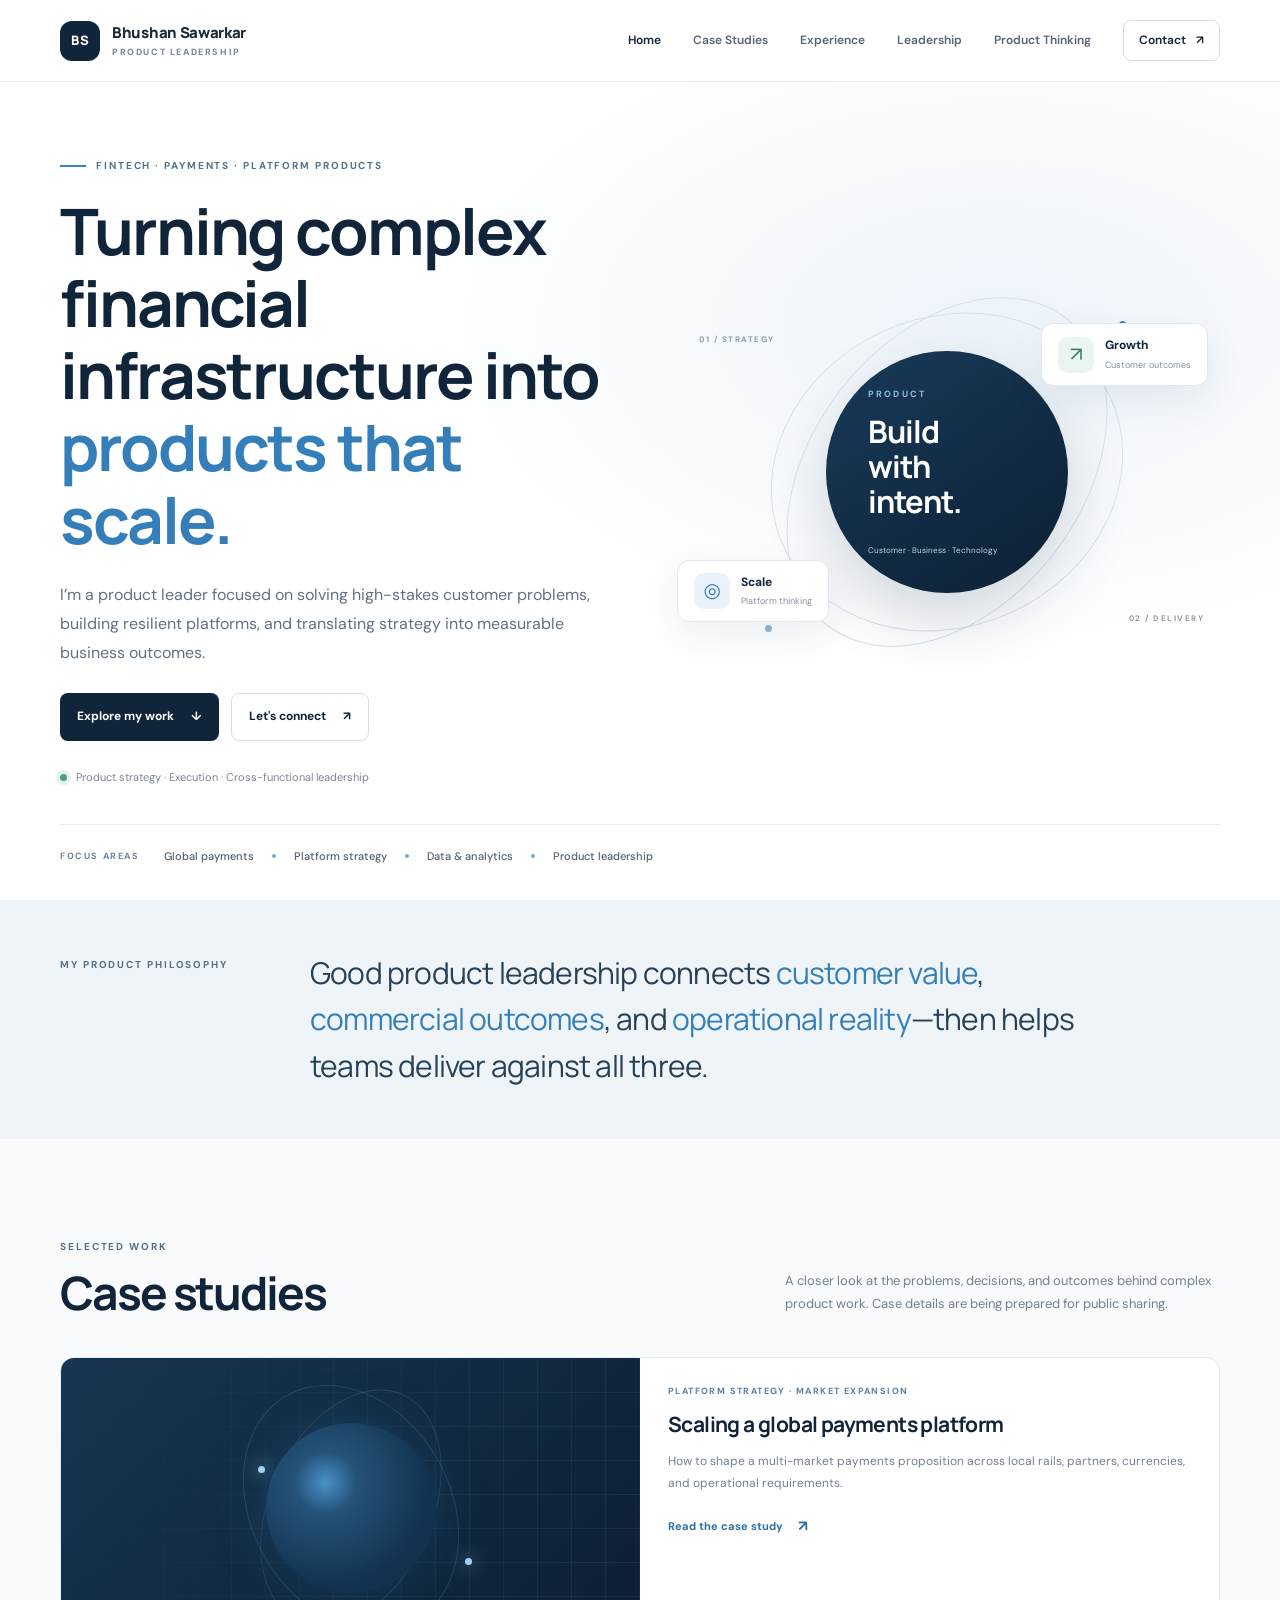
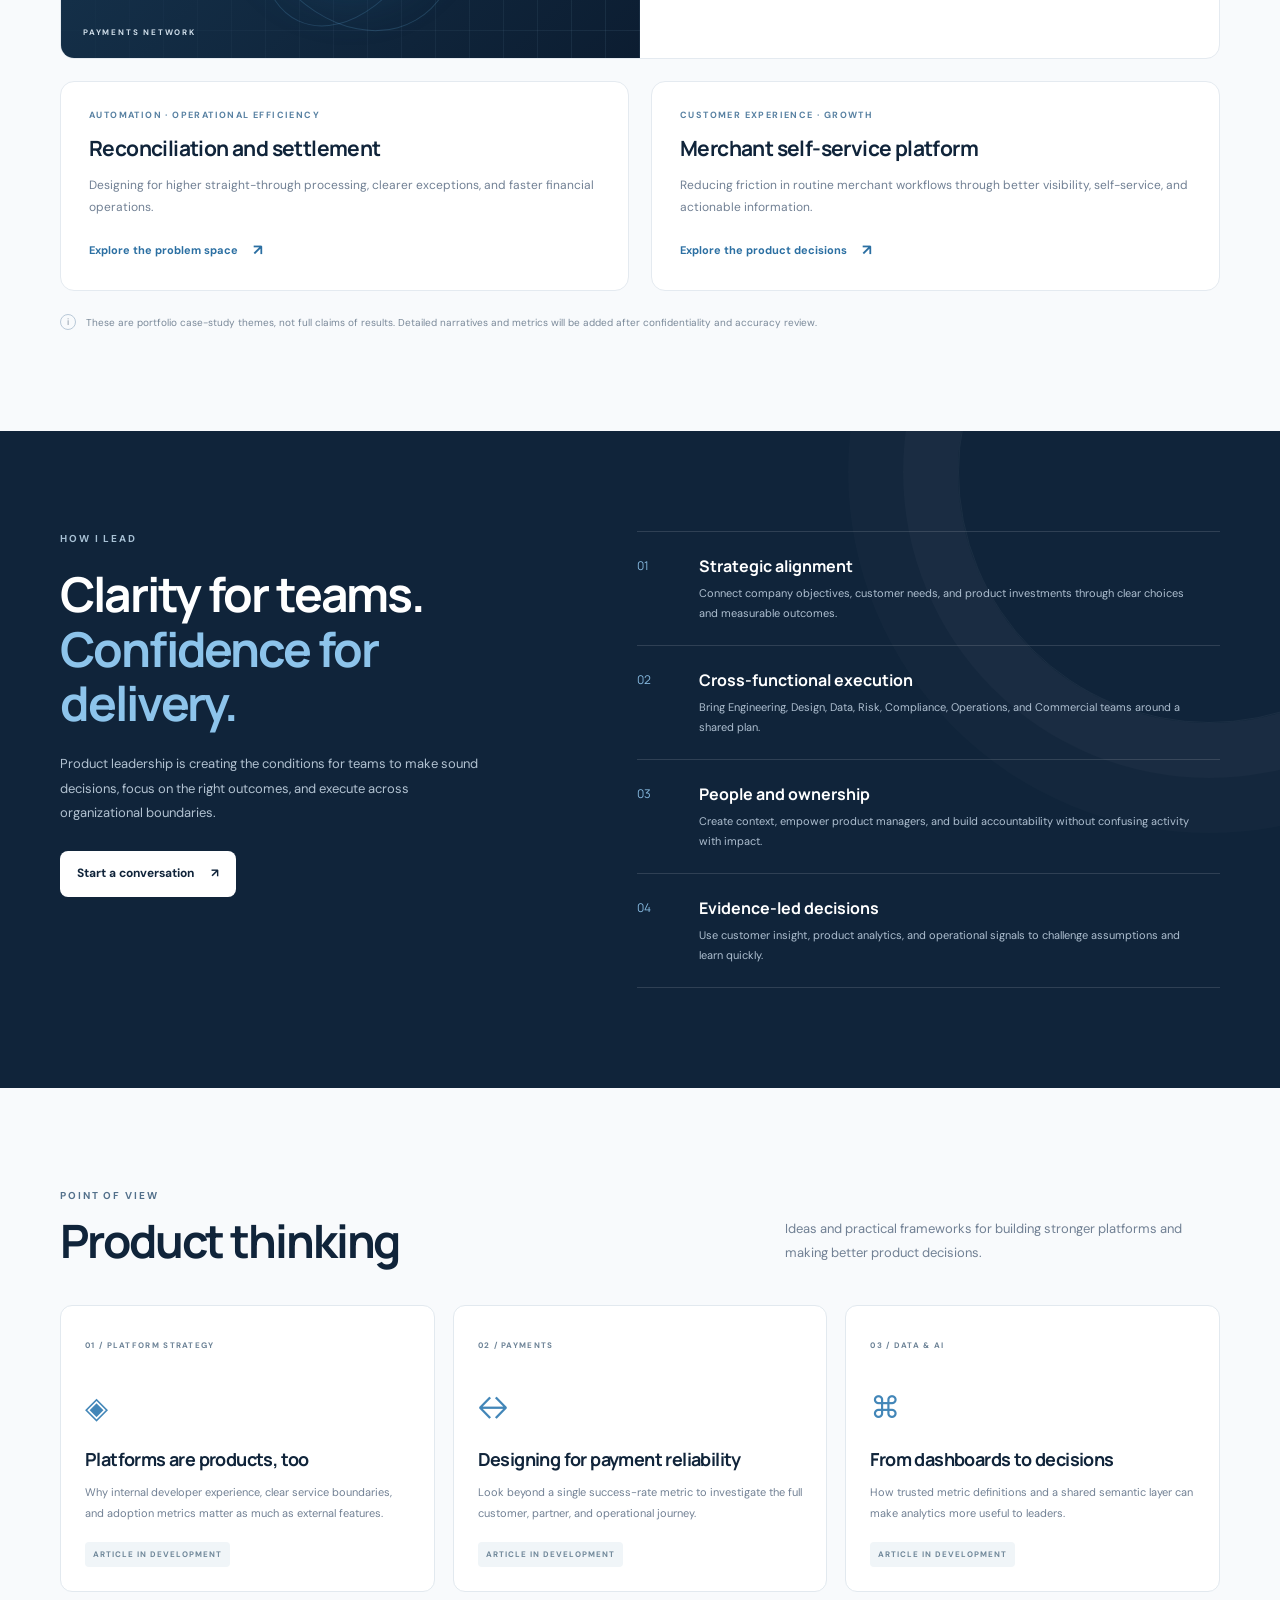
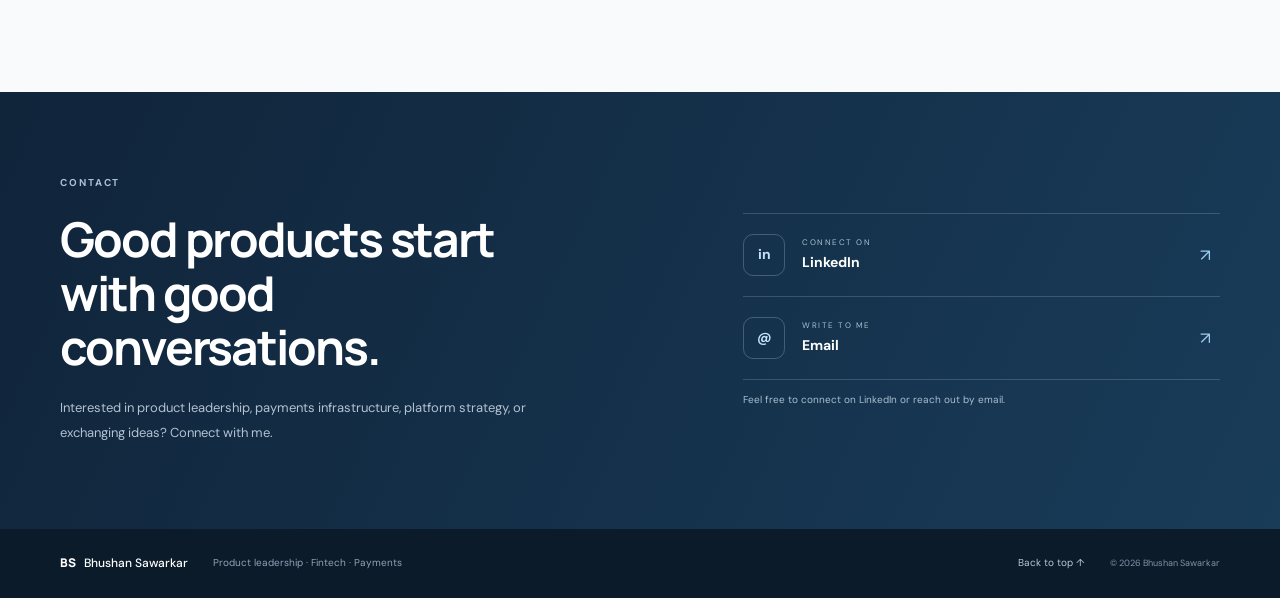
<file: index.html>
<!doctype html>
<html lang="en">
<head>
  <meta charset="utf-8">
  <meta name="viewport" content="width=device-width, initial-scale=1">
  <meta name="theme-color" content="#10243a">
  <meta name="description" content="Bhushan Sawarkar — Product leadership portfolio in fintech, global payments, platforms, and data-driven product growth.">
  <title>Bhushan Sawarkar | Product Leadership</title>
  <link rel="preconnect" href="https://fonts.googleapis.com">
  <link rel="preconnect" href="https://fonts.gstatic.com" crossorigin>
  <link href="https://fonts.googleapis.com/css2?family=DM+Sans:wght@400;500;600;700&family=Manrope:wght@400;500;600;700;800&display=swap" rel="stylesheet">
  <!-- Google Analytics 4 -->
  <script async src="https://www.googletagmanager.com/gtag/js?id=G-Q1VPDXX73M"></script>
  <script>
    window.dataLayer = window.dataLayer || [];
    function gtag(){dataLayer.push(arguments);}
    gtag('js', new Date());
    gtag('config', 'G-Q1VPDXX73M');
  </script>
  <link rel="stylesheet" href="assets/css/style.css">
</head>
<body>
  <a class="skip-link" href="#main">Skip to content</a>
  <header class="site-header">
    <div class="container nav-wrap">
      <a class="brand" href="#home" aria-label="Bhushan Sawarkar home"><span class="brand-mark">BS</span><span>Bhushan Sawarkar<span class="brand-sub">PRODUCT LEADERSHIP</span></span></a>
      <button class="nav-toggle" aria-expanded="false" aria-controls="primary-nav" aria-label="Open navigation"><span></span><span></span><span></span></button>
      <nav id="primary-nav" class="primary-nav" aria-label="Main navigation">
        <a class="nav-link active" href="#home">Home</a>
        <a class="nav-link" href="#case-studies">Case Studies</a>
        <a class="nav-link" href="experience.html">Experience</a>
        <a class="nav-link" href="#leadership">Leadership</a>
        <a class="nav-link" href="#product-thinking">Product Thinking</a>
        <a class="nav-link nav-contact" href="#contact">Contact <span aria-hidden="true">↗</span></a>
      </nav>
    </div>
  </header>
  <main id="main">
    <section id="home" class="hero section">
      <div class="container hero-grid">
        <div class="hero-copy">
          <p class="eyebrow"><span class="eyebrow-line"></span> FINTECH · PAYMENTS · PLATFORM PRODUCTS</p>
          <h1>Turning complex financial infrastructure into <span class="text-accent">products that scale.</span></h1>
          <p class="hero-lede">I’m a product leader focused on solving high-stakes customer problems, building resilient platforms, and translating strategy into measurable business outcomes.</p>
          <div class="hero-actions">
            <a class="button button-primary" href="#case-studies">Explore my work <span aria-hidden="true">↓</span></a>
            <a class="button button-secondary" href="#contact">Let's connect <span aria-hidden="true">↗</span></a>
          </div>
          <div class="hero-note"><span class="status-dot"></span> Product strategy · Execution · Cross-functional leadership</div>
        </div>
        <div class="hero-visual" aria-label="Illustrative connected payments platform graphic" role="img">
          <div class="visual-orbit orbit-one"></div><div class="visual-orbit orbit-two"></div>
          <div class="visual-core"><span class="core-kicker">PRODUCT</span><span class="core-title">Build<br>with intent.</span><span class="core-rule"></span><span class="core-caption">Customer · Business · Technology</span></div>
          <div class="float-card float-card-top"><span class="float-icon">↗</span><span><strong>Growth</strong><small>Customer outcomes</small></span></div>
          <div class="float-card float-card-bottom"><span class="float-icon float-icon-blue">◎</span><span><strong>Scale</strong><small>Platform thinking</small></span></div>
          <span class="visual-label label-one">01 / STRATEGY</span><span class="visual-label label-two">02 / DELIVERY</span>
        </div>
      </div>
      <div class="container hero-bottom"><span>FOCUS AREAS</span><div class="focus-list"><span>Global payments</span><i></i><span>Platform strategy</span><i></i><span>Data &amp; analytics</span><i></i><span>Product leadership</span></div></div>
    </section>
    <section class="intro-band">
      <div class="container intro-grid"><p class="eyebrow">MY PRODUCT PHILOSOPHY</p><p class="intro-statement">Good product leadership connects <span>customer value</span>, <span>commercial outcomes</span>, and <span>operational reality</span>—then helps teams deliver against all three.</p></div>
    </section>
    <section id="case-studies" class="section section-light">
      <div class="container">
        <div class="section-heading"><div><p class="eyebrow">SELECTED WORK</p><h2>Case studies</h2></div><p class="section-description">A closer look at the problems, decisions, and outcomes behind complex product work. Case details are being prepared for public sharing.</p></div>
        <div class="case-grid">
          <article class="case-card case-featured"><div class="case-art art-global"><div class="art-grid"></div><div class="globe-ring ring-a"></div><div class="globe-ring ring-b"></div><div class="globe-dot dot-a"></div><div class="globe-dot dot-b"></div><span class="art-label">PAYMENTS NETWORK</span></div><div class="case-content"><p class="case-type">PLATFORM STRATEGY · MARKET EXPANSION</p><h3>Scaling a global payments platform</h3><p>How to shape a multi-market payments proposition across local rails, partners, currencies, and operational requirements.</p><a class="text-link" href="case-studies/global-payments-platform.html" data-case-study="global-payments-platform">Read the case study <span>↗</span></a></div></article>
          <article class="case-card"><div class="case-content"><p class="case-type">AUTOMATION · OPERATIONAL EFFICIENCY</p><h3>Reconciliation and settlement</h3><p>Designing for higher straight-through processing, clearer exceptions, and faster financial operations.</p><a class="text-link" href="#contact">Explore the problem space <span>↗</span></a></div></article>
          <article class="case-card"><div class="case-content"><p class="case-type">CUSTOMER EXPERIENCE · GROWTH</p><h3>Merchant self-service platform</h3><p>Reducing friction in routine merchant workflows through better visibility, self-service, and actionable information.</p><a class="text-link" href="#contact">Explore the product decisions <span>↗</span></a></div></article>
        </div>
        <p class="section-footnote"><span class="footnote-mark">i</span> These are portfolio case-study themes, not full claims of results. Detailed narratives and metrics will be added after confidentiality and accuracy review.</p>
      </div>
    </section>
    <section id="leadership" class="section leadership-section">
      <div class="container leadership-grid">
        <div><p class="eyebrow eyebrow-light">HOW I LEAD</p><h2>Clarity for teams.<br><span class="text-accent-light">Confidence for delivery.</span></h2><p class="leadership-lede">Product leadership is creating the conditions for teams to make sound decisions, focus on the right outcomes, and execute across organizational boundaries.</p><a class="button button-light" href="#contact">Start a conversation <span>↗</span></a></div>
        <div class="leadership-pillars">
          <article class="pillar"><span class="pillar-num">01</span><div><h3>Strategic alignment</h3><p>Connect company objectives, customer needs, and product investments through clear choices and measurable outcomes.</p></div></article>
          <article class="pillar"><span class="pillar-num">02</span><div><h3>Cross-functional execution</h3><p>Bring Engineering, Design, Data, Risk, Compliance, Operations, and Commercial teams around a shared plan.</p></div></article>
          <article class="pillar"><span class="pillar-num">03</span><div><h3>People and ownership</h3><p>Create context, empower product managers, and build accountability without confusing activity with impact.</p></div></article>
          <article class="pillar"><span class="pillar-num">04</span><div><h3>Evidence-led decisions</h3><p>Use customer insight, product analytics, and operational signals to challenge assumptions and learn quickly.</p></div></article>
        </div>
      </div>
    </section>
    <section id="product-thinking" class="section section-light">
      <div class="container">
        <div class="section-heading"><div><p class="eyebrow">POINT OF VIEW</p><h2>Product thinking</h2></div><p class="section-description">Ideas and practical frameworks for building stronger platforms and making better product decisions.</p></div>
        <div class="thinking-grid">
          <article class="thinking-card"><span class="thinking-index">01 / PLATFORM STRATEGY</span><div class="thinking-symbol">◈</div><h3>Platforms are products, too</h3><p>Why internal developer experience, clear service boundaries, and adoption metrics matter as much as external features.</p><span class="thinking-status">ARTICLE IN DEVELOPMENT</span></article>
          <article class="thinking-card"><span class="thinking-index">02 / PAYMENTS</span><div class="thinking-symbol">↔</div><h3>Designing for payment reliability</h3><p>Look beyond a single success-rate metric to investigate the full customer, partner, and operational journey.</p><span class="thinking-status">ARTICLE IN DEVELOPMENT</span></article>
          <article class="thinking-card"><span class="thinking-index">03 / DATA &amp; AI</span><div class="thinking-symbol">⌘</div><h3>From dashboards to decisions</h3><p>How trusted metric definitions and a shared semantic layer can make analytics more useful to leaders.</p><span class="thinking-status">ARTICLE IN DEVELOPMENT</span></article>
        </div>
      </div>
    </section>
    <section id="contact" class="section contact-section">
      <div class="container contact-grid"><div><p class="eyebrow eyebrow-light">CONTACT</p><h2>Good products start with good conversations.</h2><p class="contact-lede">Interested in product leadership, payments infrastructure, platform strategy, or exchanging ideas? Connect with me.</p></div><div class="contact-links"><a class="contact-link" href="https://www.linkedin.com/in/bhushansawarkar/" target="_blank" rel="noreferrer"><span class="contact-icon">in</span><span><small>CONNECT ON</small><strong>LinkedIn</strong></span><span class="contact-arrow">↗</span></a><a class="contact-link" href="mailto:bhushan.sawarkar.25@gmail.com"><span class="contact-icon">@</span><span><small>WRITE TO ME</small><strong>Email</strong></span><span class="contact-arrow">↗</span></a><p class="contact-note">Feel free to connect on LinkedIn or reach out by email.</p></div></div>
    </section>
  </main>
  <footer class="site-footer"><div class="container footer-inner"><a class="footer-brand" href="#home">BS <span>Bhushan Sawarkar</span></a><p>Product leadership · Fintech · Payments</p><a class="back-top" href="#home">Back to top ↑</a><small>© <span id="year"></span> Bhushan Sawarkar</small></div></footer>
  <script src="assets/js/main.js"></script>
</body>
</html>
</file>
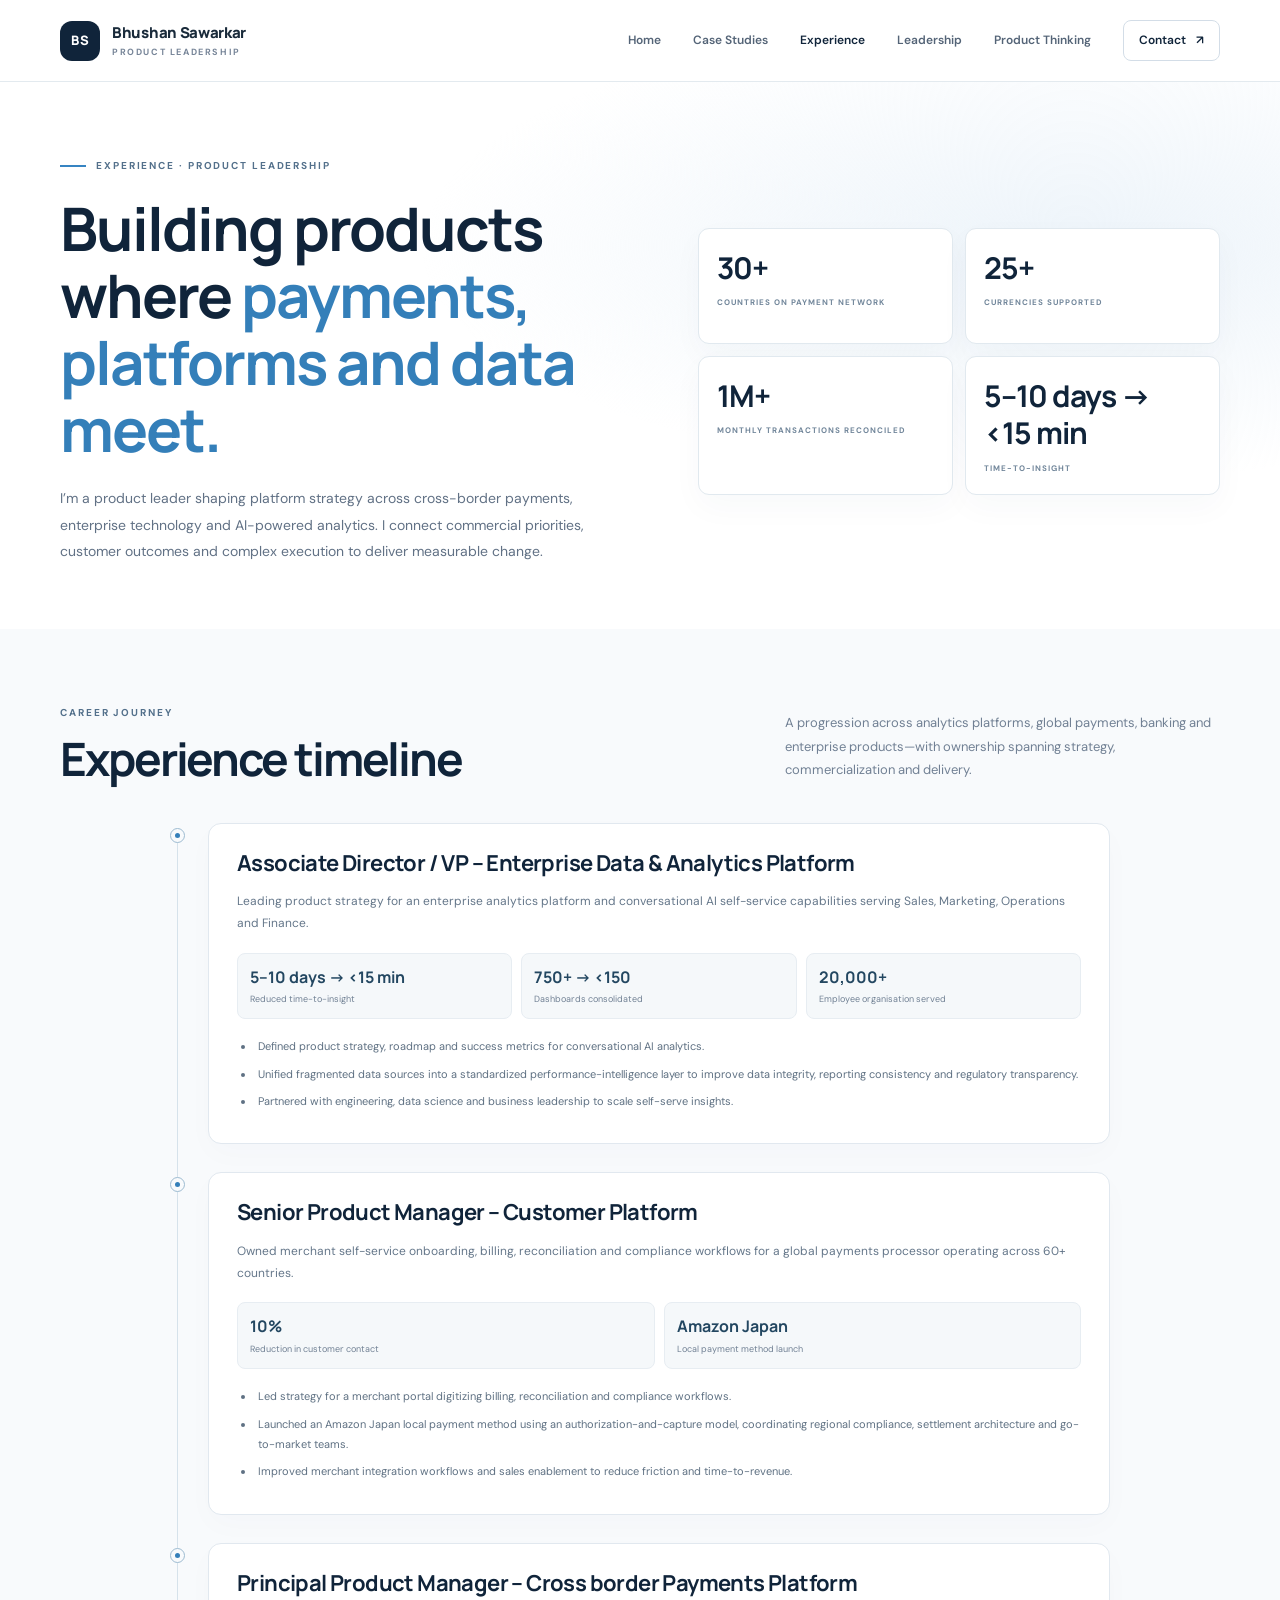
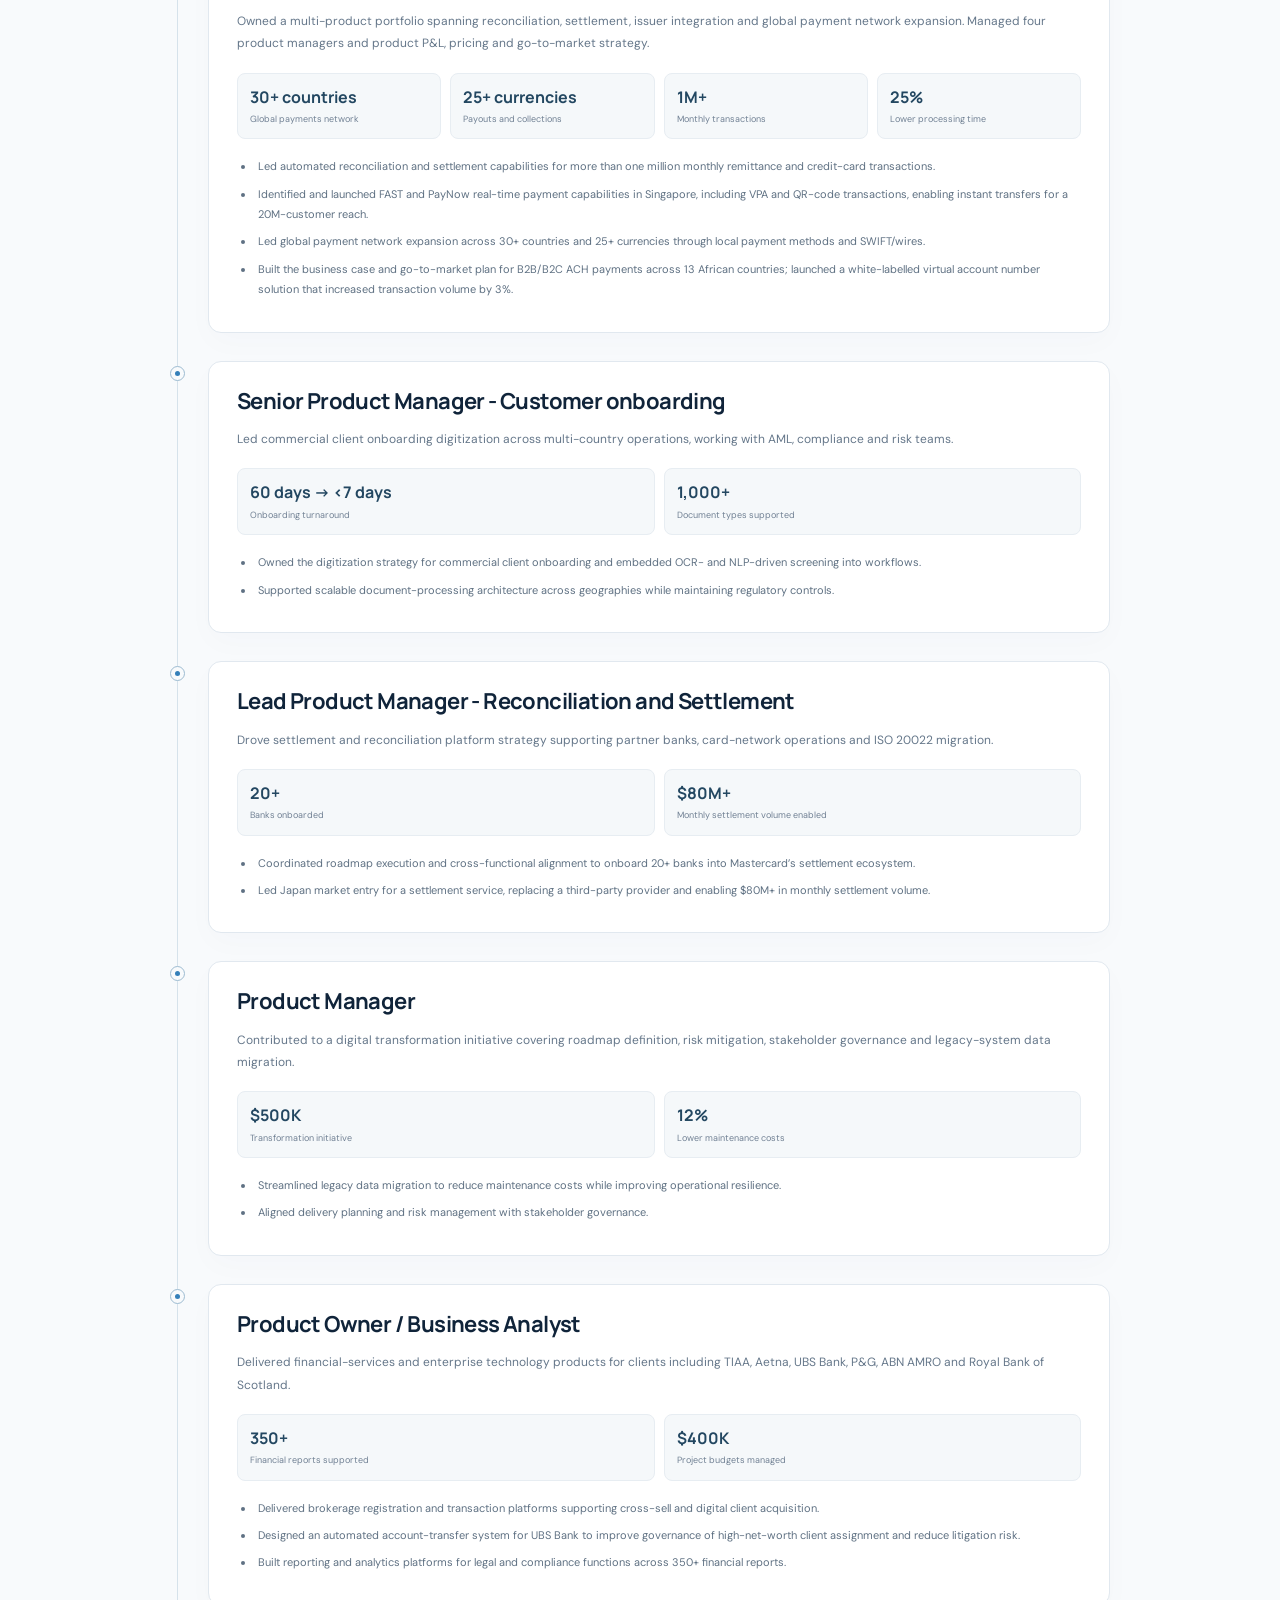
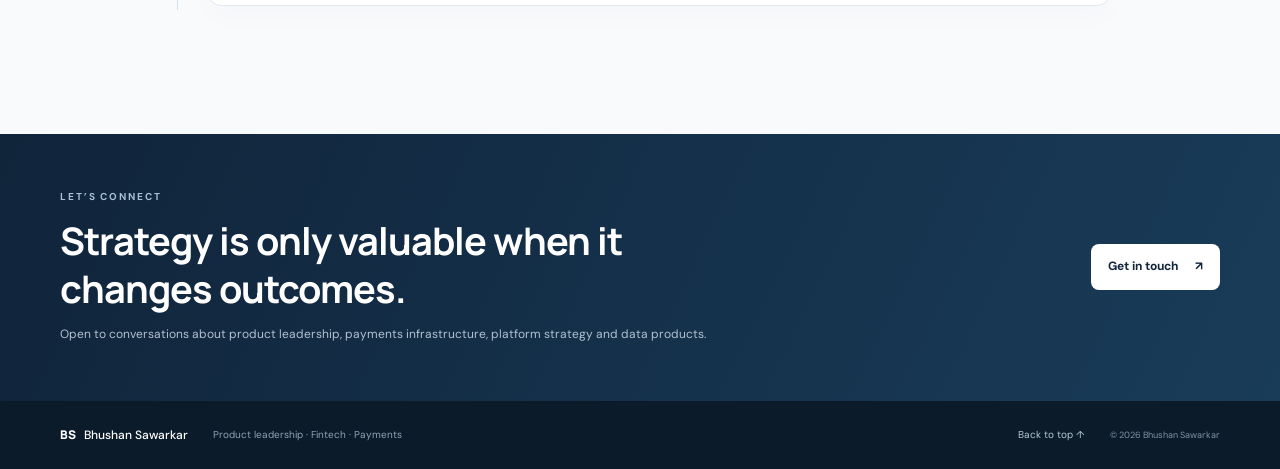
<file: experience.html>
<!doctype html>
<html lang="en">
<head>
  <meta charset="utf-8">
  <meta name="viewport" content="width=device-width, initial-scale=1">
  <meta name="theme-color" content="#10243a">
  <meta name="description" content="Bhushan Sawarkar's product leadership experience across enterprise analytics, global payments, fintech, banking and financial services.">
  <title>Experience | Bhushan Sawarkar</title>
  <link rel="preconnect" href="https://fonts.googleapis.com">
  <link rel="preconnect" href="https://fonts.gstatic.com" crossorigin>
  <link href="https://fonts.googleapis.com/css2?family=DM+Sans:wght@400;500;600;700&family=Manrope:wght@400;500;600;700;800&display=swap" rel="stylesheet">
  <script async src="https://www.googletagmanager.com/gtag/js?id=G-Q1VPDXX73M"></script>
  <script>window.dataLayer=window.dataLayer||[];function gtag(){dataLayer.push(arguments);}gtag('js',new Date());gtag('config','G-Q1VPDXX73M');</script>
  <link rel="stylesheet" href="assets/css/style.css">
</head>
<body>
  <a class="skip-link" href="#main">Skip to content</a>
  <header class="site-header">
    <div class="container nav-wrap">
      <a class="brand" href="index.html#home" aria-label="Bhushan Sawarkar home"><span class="brand-mark">BS</span><span>Bhushan Sawarkar<span class="brand-sub">PRODUCT LEADERSHIP</span></span></a>
      <button class="nav-toggle" aria-expanded="false" aria-controls="primary-nav" aria-label="Open navigation"><span></span><span></span><span></span></button>
      <nav id="primary-nav" class="primary-nav" aria-label="Main navigation">
        <a class="nav-link" href="index.html#home">Home</a>
        <a class="nav-link" href="index.html#case-studies">Case Studies</a>
        <a class="nav-link active" href="experience.html" aria-current="page">Experience</a>
        <a class="nav-link" href="index.html#leadership">Leadership</a>
        <a class="nav-link" href="index.html#product-thinking">Product Thinking</a>
        <a class="nav-link nav-contact" href="index.html#contact">Contact <span aria-hidden="true">↗</span></a>
      </nav>
    </div>
  </header>
  <main id="main">
    <section class="experience-hero">
      <div class="container experience-hero-grid">
        <div>
          <p class="eyebrow"><span class="eyebrow-line"></span> EXPERIENCE · PRODUCT LEADERSHIP</p>
          <h1>Building products where <span class="text-accent">payments, platforms and data meet.</span></h1>
          <p class="experience-intro">I’m a product leader shaping platform strategy across cross-border payments, enterprise technology and AI-powered analytics. I connect commercial priorities, customer outcomes and complex execution to deliver measurable change.</p>
        </div>
        <div class="experience-metrics" aria-label="Career highlights">
          <div class="experience-metric"><strong>30+</strong><span>COUNTRIES ON PAYMENT NETWORK</span></div>
          <div class="experience-metric"><strong>25+</strong><span>CURRENCIES SUPPORTED</span></div>
          <div class="experience-metric"><strong>1M+</strong><span>MONTHLY TRANSACTIONS RECONCILED</span></div>
          <div class="experience-metric"><strong>5–10 days → &lt;15 min</strong><span>TIME-TO-INSIGHT</span></div>
        </div>
      </div>
    </section>
    <section class="section section-light experience-section">
      <div class="container">
        <div class="section-heading"><div><p class="eyebrow">CAREER JOURNEY</p><h2>Experience timeline</h2></div><p class="section-description">A progression across analytics platforms, global payments, banking and enterprise products—with ownership spanning strategy, commercialization and delivery.</p></div>
        <div class="experience-timeline">
          <article class="experience-item">
            <div class="experience-marker"><span></span></div>
            <div class="experience-card">
              <h3>Associate Director / VP – Enterprise Data &amp; Analytics Platform</h3>
              <p class="experience-summary">Leading product strategy for an enterprise analytics platform and conversational AI self-service capabilities serving Sales, Marketing, Operations and Finance.</p>
              <div class="experience-highlights">
                <div><strong>5–10 days → &lt;15 min</strong><span>Reduced time-to-insight</span></div>
                <div><strong>750+ → &lt;150</strong><span>Dashboards consolidated</span></div>
                <div><strong>20,000+</strong><span>Employee organisation served</span></div>
              </div>
              <ul><li>Defined product strategy, roadmap and success metrics for conversational AI analytics.</li><li>Unified fragmented data sources into a standardized performance-intelligence layer to improve data integrity, reporting consistency and regulatory transparency.</li><li>Partnered with engineering, data science and business leadership to scale self-serve insights.</li></ul>
            </div>
          </article>
          <article class="experience-item">
            <div class="experience-marker"><span></span></div>
            <div class="experience-card">
              <h3>Senior Product Manager – Customer Platform</h3>
              <p class="experience-summary">Owned merchant self-service onboarding, billing, reconciliation and compliance workflows for a global payments processor operating across 60+ countries.</p>
              <div class="experience-highlights"><div><strong>10%</strong><span>Reduction in customer contact</span></div><div><strong>Amazon Japan</strong><span>Local payment method launch</span></div></div>
              <ul><li>Led strategy for a merchant portal digitizing billing, reconciliation and compliance workflows.</li><li>Launched an Amazon Japan local payment method using an authorization-and-capture model, coordinating regional compliance, settlement architecture and go-to-market teams.</li><li>Improved merchant integration workflows and sales enablement to reduce friction and time-to-revenue.</li></ul>
            </div>
          </article>
          <article class="experience-item">
            <div class="experience-marker"><span></span></div>
            <div class="experience-card">
              <h3>Principal Product Manager – Cross border Payments Platform</h3>
              <p class="experience-summary">Owned a multi-product portfolio spanning reconciliation, settlement, issuer integration and global payment network expansion. Managed four product managers and product P&amp;L, pricing and go-to-market strategy.</p>
              <div class="experience-highlights"><div><strong>30+ countries</strong><span>Global payments network</span></div><div><strong>25+ currencies</strong><span>Payouts and collections</span></div><div><strong>1M+</strong><span>Monthly transactions</span></div><div><strong>25%</strong><span>Lower processing time</span></div></div>
              <ul><li>Led automated reconciliation and settlement capabilities for more than one million monthly remittance and credit-card transactions.</li><li>Identified and launched FAST and PayNow real-time payment capabilities in Singapore, including VPA and QR-code transactions, enabling instant transfers for a 20M-customer reach.</li><li>Led global payment network expansion across 30+ countries and 25+ currencies through local payment methods and SWIFT/wires.</li><li>Built the business case and go-to-market plan for B2B/B2C ACH payments across 13 African countries; launched a white-labelled virtual account number solution that increased transaction volume by 3%.</li></ul>
            </div>
          </article>
          <article class="experience-item">
            <div class="experience-marker"><span></span></div>
            <div class="experience-card">
              <h3>Senior Product Manager - Customer onboarding</h3>
              <p class="experience-summary">Led commercial client onboarding digitization across multi-country operations, working with AML, compliance and risk teams.</p>
              <div class="experience-highlights"><div><strong>60 days → &lt;7 days</strong><span>Onboarding turnaround</span></div><div><strong>1,000+</strong><span>Document types supported</span></div></div>
              <ul><li>Owned the digitization strategy for commercial client onboarding and embedded OCR- and NLP-driven screening into workflows.</li><li>Supported scalable document-processing architecture across geographies while maintaining regulatory controls.</li></ul>
            </div>
          </article>
          <article class="experience-item">
            <div class="experience-marker"><span></span></div>
            <div class="experience-card">
              <h3>Lead Product Manager - Reconciliation and Settlement</h3>
              <p class="experience-summary">Drove settlement and reconciliation platform strategy supporting partner banks, card-network operations and ISO 20022 migration.</p>
              <div class="experience-highlights"><div><strong>20+</strong><span>Banks onboarded</span></div><div><strong>$80M+</strong><span>Monthly settlement volume enabled</span></div></div>
              <ul><li>Coordinated roadmap execution and cross-functional alignment to onboard 20+ banks into Mastercard’s settlement ecosystem.</li><li>Led Japan market entry for a settlement service, replacing a third-party provider and enabling $80M+ in monthly settlement volume.</li></ul>
            </div>
          </article>
          <article class="experience-item">
            <div class="experience-marker"><span></span></div>
            <div class="experience-card">
              <h3>Product Manager</h3>
              <p class="experience-summary">Contributed to a digital transformation initiative covering roadmap definition, risk mitigation, stakeholder governance and legacy-system data migration.</p>
              <div class="experience-highlights"><div><strong>$500K</strong><span>Transformation initiative</span></div><div><strong>12%</strong><span>Lower maintenance costs</span></div></div>
              <ul><li>Streamlined legacy data migration to reduce maintenance costs while improving operational resilience.</li><li>Aligned delivery planning and risk management with stakeholder governance.</li></ul>
            </div>
          </article>
          <article class="experience-item">
            <div class="experience-marker"><span></span></div>
            <div class="experience-card">
              <h3>Product Owner / Business Analyst</h3>
              <p class="experience-summary">Delivered financial-services and enterprise technology products for clients including TIAA, Aetna, UBS Bank, P&amp;G, ABN AMRO and Royal Bank of Scotland.</p>
              <div class="experience-highlights"><div><strong>350+</strong><span>Financial reports supported</span></div><div><strong>$400K</strong><span>Project budgets managed</span></div></div>
              <ul><li>Delivered brokerage registration and transaction platforms supporting cross-sell and digital client acquisition.</li><li>Designed an automated account-transfer system for UBS Bank to improve governance of high-net-worth client assignment and reduce litigation risk.</li><li>Built reporting and analytics platforms for legal and compliance functions across 350+ financial reports.</li></ul>
            </div>
          </article>
        </div>
      </div>
    </section>
    <section class="experience-cta"><div class="container experience-cta-inner"><div><p class="eyebrow eyebrow-light">LET’S CONNECT</p><h2>Strategy is only valuable when it changes outcomes.</h2><p>Open to conversations about product leadership, payments infrastructure, platform strategy and data products.</p></div><a class="button button-light" href="index.html#contact">Get in touch <span>↗</span></a></div></section>
  </main>
  <footer class="site-footer"><div class="container footer-inner"><a class="footer-brand" href="index.html#home">BS <span>Bhushan Sawarkar</span></a><p>Product leadership · Fintech · Payments</p><a class="back-top" href="#main">Back to top ↑</a><small>© <span id="year"></span> Bhushan Sawarkar</small></div></footer>
  <script src="assets/js/main.js"></script>
</body>
</html>
</file>
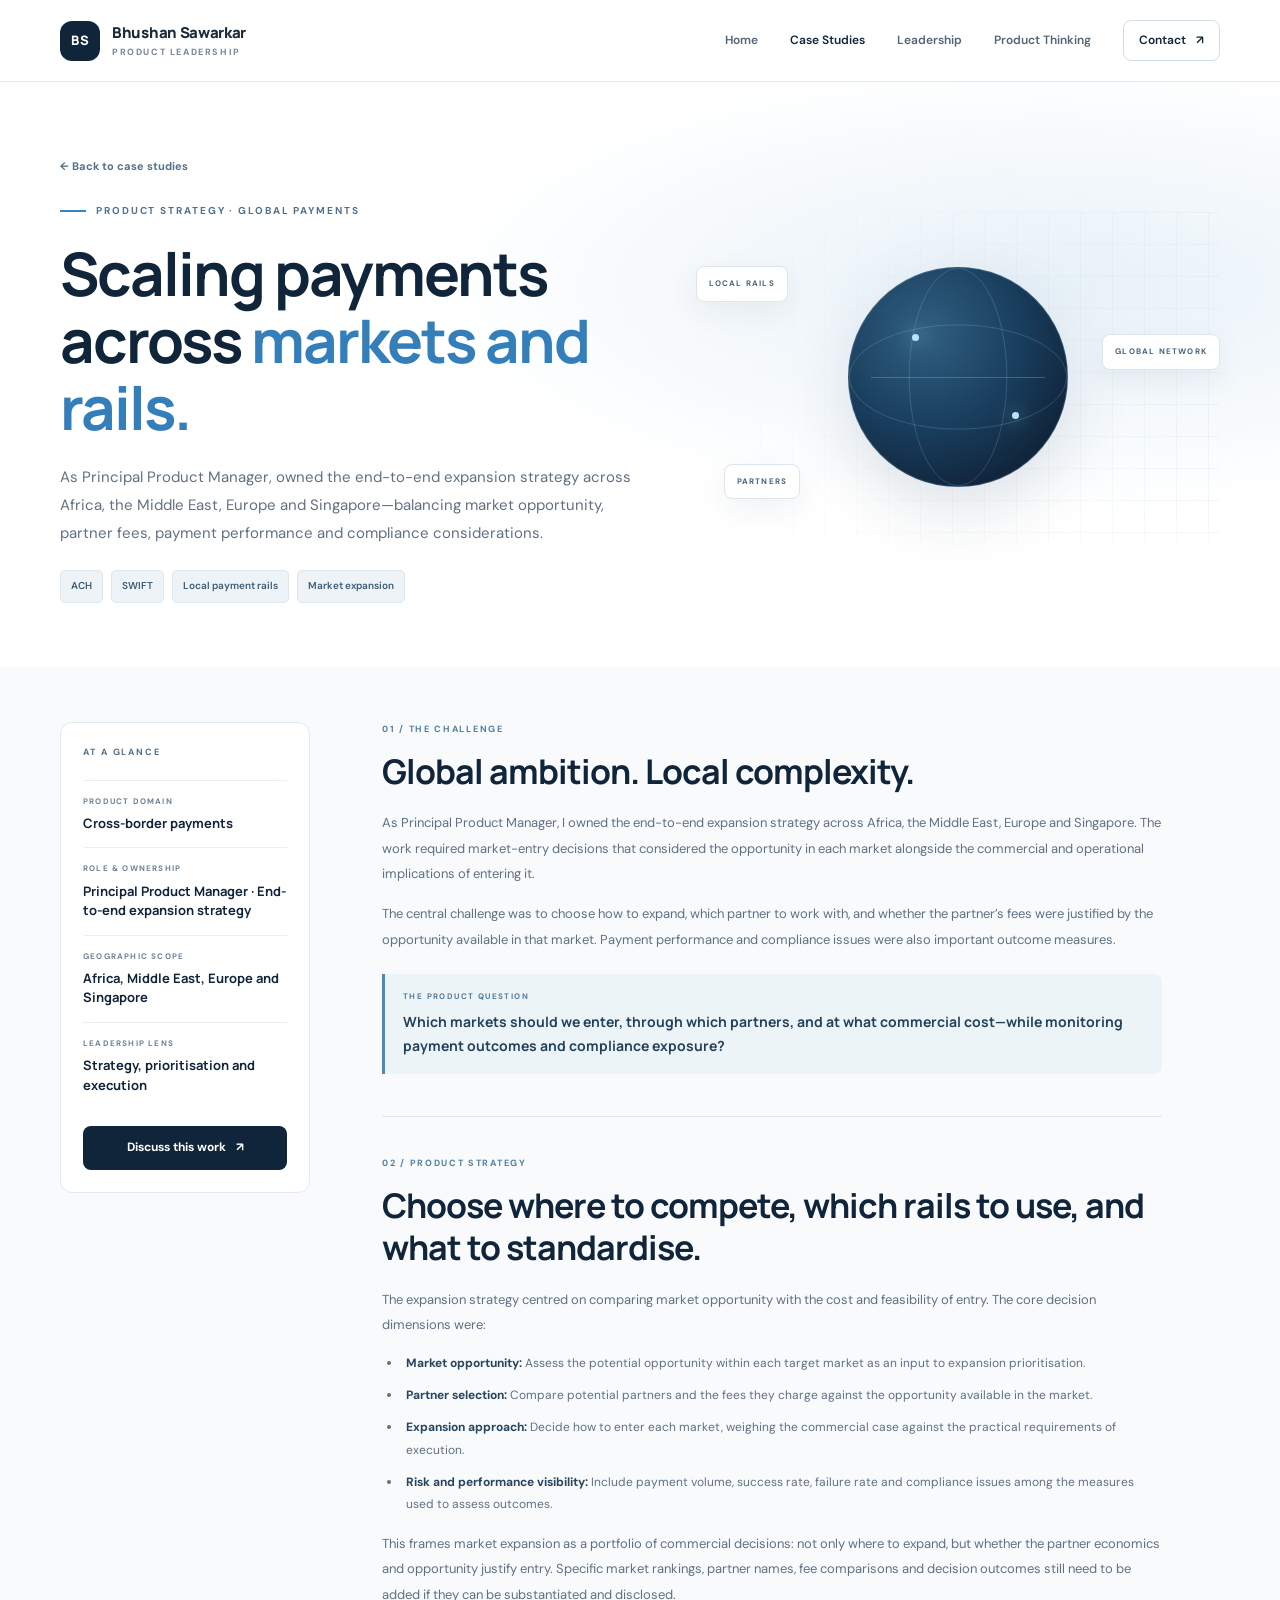
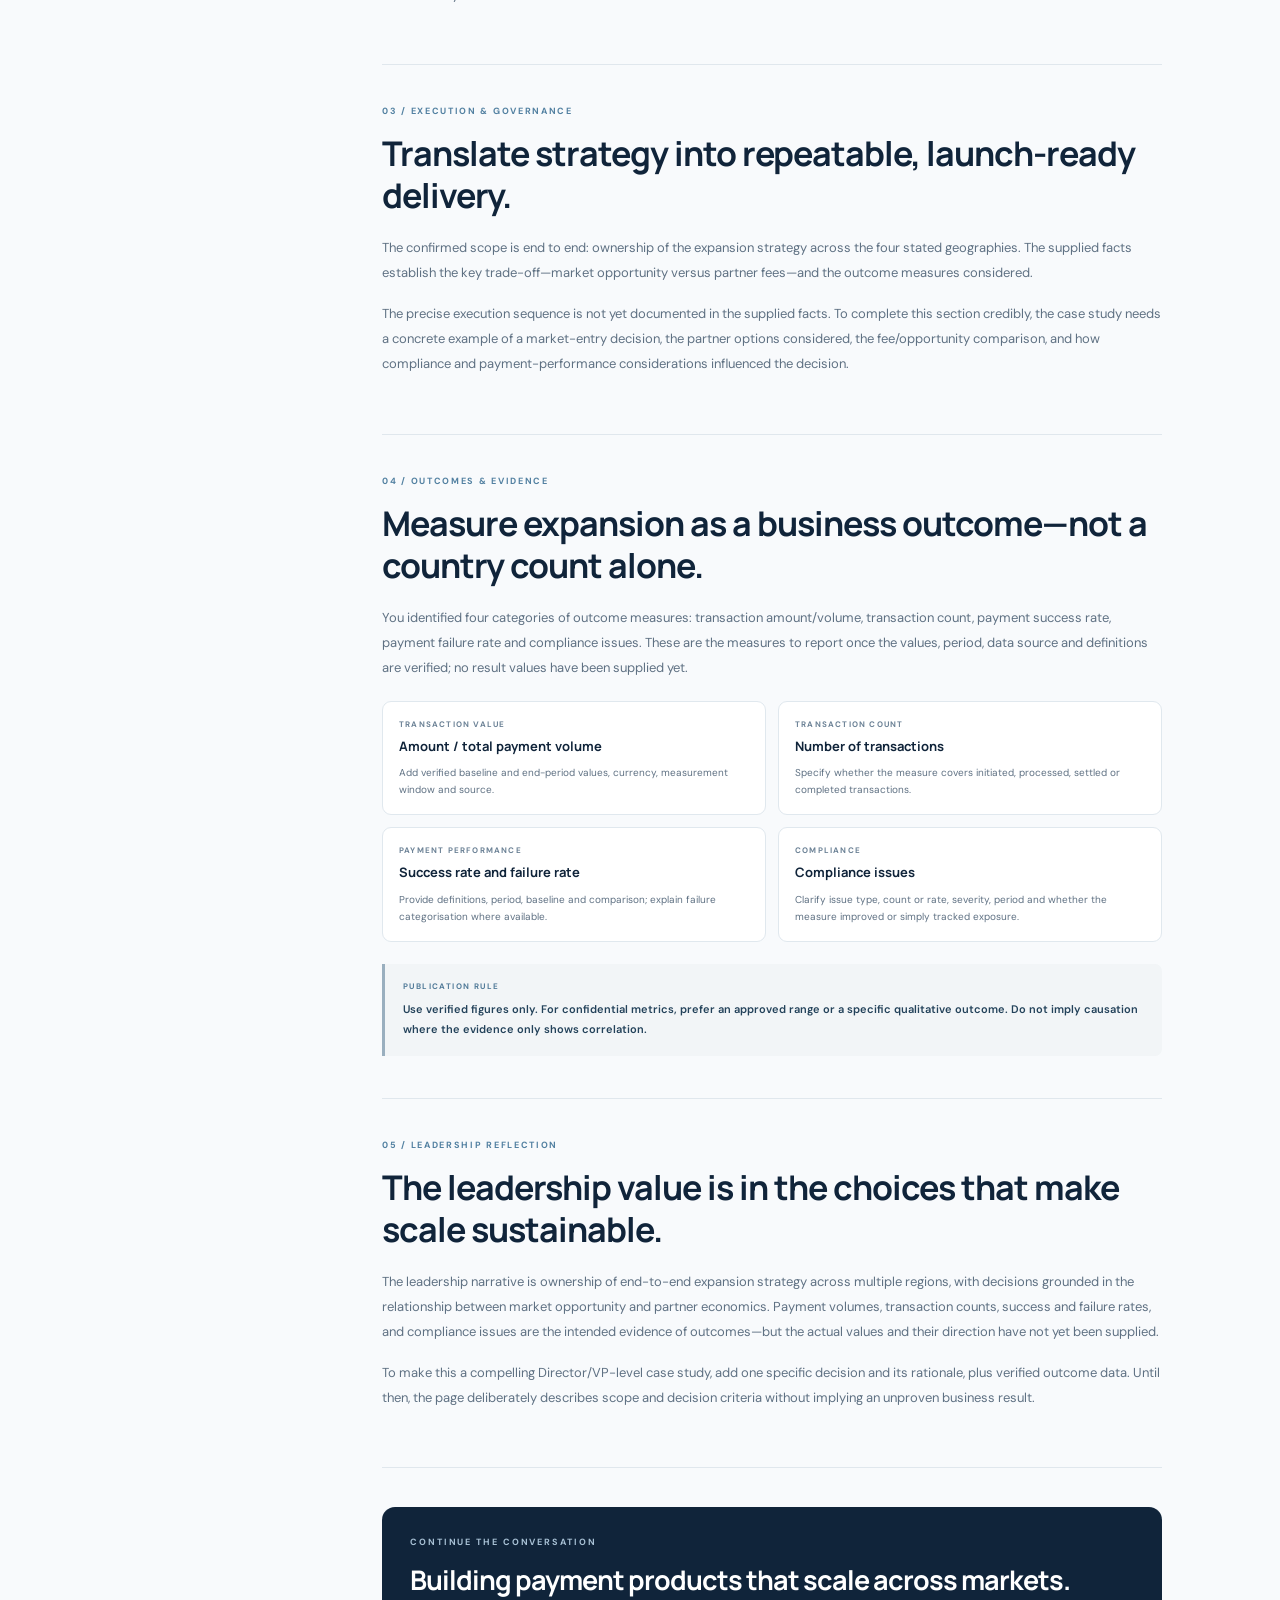
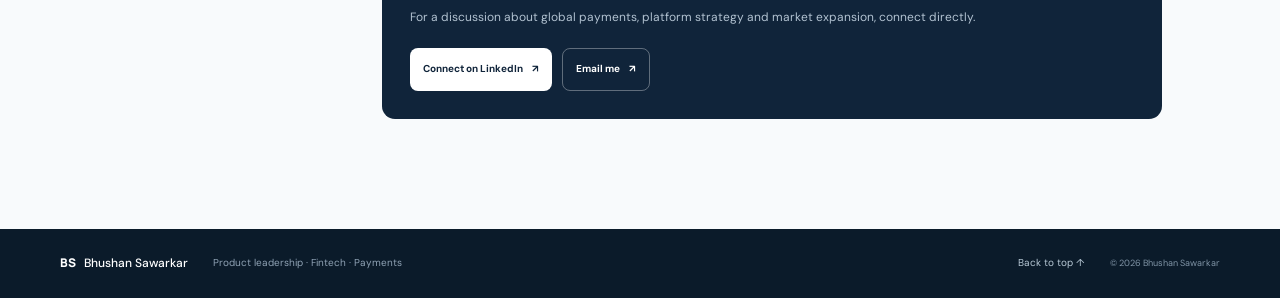
<file: case-studies/global-payments-platform.html>
<!doctype html>
<html lang="en">
<head>
  <meta charset="utf-8">
  <meta name="viewport" content="width=device-width, initial-scale=1">
  <meta name="theme-color" content="#10243a">
  <meta name="description" content="Executive product case study: end-to-end market expansion strategy across Africa, the Middle East, Europe and Singapore.">
  <title>Scaling Payments Across Markets and Rails | Bhushan Sawarkar</title>
  <link rel="preconnect" href="https://fonts.googleapis.com">
  <link rel="preconnect" href="https://fonts.gstatic.com" crossorigin>
  <link href="https://fonts.googleapis.com/css2?family=DM+Sans:wght@400;500;600;700&family=Manrope:wght@400;500;600;700;800&display=swap" rel="stylesheet">
  <!-- Google Analytics 4 -->
  <script async src="https://www.googletagmanager.com/gtag/js?id=G-Q1VPDXX73M"></script>
  <script>
    window.dataLayer = window.dataLayer || [];
    function gtag(){dataLayer.push(arguments);}
    gtag('js', new Date());
    gtag('config', 'G-Q1VPDXX73M');
  </script>
  <link rel="stylesheet" href="../assets/css/style.css">
</head>
<body>
  <a class="skip-link" href="#main">Skip to content</a>
  <header class="site-header">
    <div class="container nav-wrap">
      <a class="brand" href="../index.html#home" aria-label="Bhushan Sawarkar home"><span class="brand-mark">BS</span><span>Bhushan Sawarkar<span class="brand-sub">PRODUCT LEADERSHIP</span></span></a>
      <button class="nav-toggle" aria-expanded="false" aria-controls="primary-nav" aria-label="Open navigation"><span></span><span></span><span></span></button>
      <nav id="primary-nav" class="primary-nav" aria-label="Main navigation">
        <a class="nav-link" href="../index.html#home">Home</a>
        <a class="nav-link active" href="../index.html#case-studies">Case Studies</a>
        <a class="nav-link" href="../index.html#leadership">Leadership</a>
        <a class="nav-link" href="../index.html#product-thinking">Product Thinking</a>
        <a class="nav-link nav-contact" href="../index.html#contact">Contact <span aria-hidden="true">↗</span></a>
      </nav>
    </div>
  </header>
  <main id="main">
    <section class="case-detail-hero">
      <div class="container case-detail-hero-grid">
        <div>
          <a class="case-back-link" href="../index.html#case-studies">← Back to case studies</a>
          <p class="eyebrow"><span class="eyebrow-line"></span> PRODUCT STRATEGY · GLOBAL PAYMENTS</p>
          <h1>Scaling payments across <span class="text-accent">markets and rails.</span></h1>
          <p class="case-detail-lede">As Principal Product Manager, owned the end-to-end expansion strategy across Africa, the Middle East, Europe and Singapore—balancing market opportunity, partner fees, payment performance and compliance considerations.</p>
          <div class="case-detail-tags"><span>ACH</span><span>SWIFT</span><span>Local payment rails</span><span>Market expansion</span></div>
        </div>
        <div class="case-detail-art" aria-hidden="true">
          <div class="case-detail-art-grid"></div>
          <div class="case-detail-globe"><span></span><i></i><b></b></div>
          <div class="case-detail-node node-one">LOCAL RAILS</div>
          <div class="case-detail-node node-two">GLOBAL NETWORK</div>
          <div class="case-detail-node node-three">PARTNERS</div>
        </div>
      </div>
    </section>
    <section class="section section-light case-detail-body">
      <div class="container case-detail-layout">
        <aside class="case-detail-sidebar">
          <p class="eyebrow">AT A GLANCE</p>
          <div class="case-fact"><span>PRODUCT DOMAIN</span><strong>Cross-border payments</strong></div>
          <div class="case-fact"><span>ROLE & OWNERSHIP</span><strong>Principal Product Manager · End-to-end expansion strategy</strong></div>
          <div class="case-fact"><span>GEOGRAPHIC SCOPE</span><strong>Africa, Middle East, Europe and Singapore</strong></div>
          <div class="case-fact"><span>LEADERSHIP LENS</span><strong>Strategy, prioritisation and execution</strong></div>
          <a class="button button-primary case-sidebar-cta" href="../index.html#contact">Discuss this work <span>↗</span></a>
        </aside>
        <article class="case-narrative">
          <section class="case-story-section">
            <p class="case-step">01 / THE CHALLENGE</p>
            <h2>Global ambition. Local complexity.</h2>
            <p>As Principal Product Manager, I owned the end-to-end expansion strategy across Africa, the Middle East, Europe and Singapore. The work required market-entry decisions that considered the opportunity in each market alongside the commercial and operational implications of entering it.</p>
            <p>The central challenge was to choose how to expand, which partner to work with, and whether the partner’s fees were justified by the opportunity available in that market. Payment performance and compliance issues were also important outcome measures.</p>
            <div class="case-insight"><span>THE PRODUCT QUESTION</span><strong>Which markets should we enter, through which partners, and at what commercial cost—while monitoring payment outcomes and compliance exposure?</strong></div>
          </section>
          <section class="case-story-section">
            <p class="case-step">02 / PRODUCT STRATEGY</p>
            <h2>Choose where to compete, which rails to use, and what to standardise.</h2>
            <p>The expansion strategy centred on comparing market opportunity with the cost and feasibility of entry. The core decision dimensions were:</p>
            <ul>
              <li><strong>Market opportunity:</strong> Assess the potential opportunity within each target market as an input to expansion prioritisation.</li>
              <li><strong>Partner selection:</strong> Compare potential partners and the fees they charge against the opportunity available in the market.</li>
              <li><strong>Expansion approach:</strong> Decide how to enter each market, weighing the commercial case against the practical requirements of execution.</li>
              <li><strong>Risk and performance visibility:</strong> Include payment volume, success rate, failure rate and compliance issues among the measures used to assess outcomes.</li>
            </ul>
            <p>This frames market expansion as a portfolio of commercial decisions: not only where to expand, but whether the partner economics and opportunity justify entry. Specific market rankings, partner names, fee comparisons and decision outcomes still need to be added if they can be substantiated and disclosed.</p>
          </section>
          <section class="case-story-section">
            <p class="case-step">03 / EXECUTION & GOVERNANCE</p>
            <h2>Translate strategy into repeatable, launch-ready delivery.</h2>
            <p>The confirmed scope is end to end: ownership of the expansion strategy across the four stated geographies. The supplied facts establish the key trade-off—market opportunity versus partner fees—and the outcome measures considered.</p>
            <p>The precise execution sequence is not yet documented in the supplied facts. To complete this section credibly, the case study needs a concrete example of a market-entry decision, the partner options considered, the fee/opportunity comparison, and how compliance and payment-performance considerations influenced the decision.</p>
          </section>
          <section class="case-story-section">
            <p class="case-step">04 / OUTCOMES & EVIDENCE</p>
            <h2>Measure expansion as a business outcome—not a country count alone.</h2>
            <p>You identified four categories of outcome measures: transaction amount/volume, transaction count, payment success rate, payment failure rate and compliance issues. These are the measures to report once the values, period, data source and definitions are verified; no result values have been supplied yet.</p>
            <div class="evidence-grid">
              <div class="evidence-card"><span>TRANSACTION VALUE</span><strong>Amount / total payment volume</strong><p>Add verified baseline and end-period values, currency, measurement window and source.</p></div>
              <div class="evidence-card"><span>TRANSACTION COUNT</span><strong>Number of transactions</strong><p>Specify whether the measure covers initiated, processed, settled or completed transactions.</p></div>
              <div class="evidence-card"><span>PAYMENT PERFORMANCE</span><strong>Success rate and failure rate</strong><p>Provide definitions, period, baseline and comparison; explain failure categorisation where available.</p></div>
              <div class="evidence-card"><span>COMPLIANCE</span><strong>Compliance issues</strong><p>Clarify issue type, count or rate, severity, period and whether the measure improved or simply tracked exposure.</p></div>
            </div>
            <div class="case-insight case-insight-muted"><span>PUBLICATION RULE</span><strong>Use verified figures only. For confidential metrics, prefer an approved range or a specific qualitative outcome. Do not imply causation where the evidence only shows correlation.</strong></div>
          </section>
          <section class="case-story-section">
            <p class="case-step">05 / LEADERSHIP REFLECTION</p>
            <h2>The leadership value is in the choices that make scale sustainable.</h2>
            <p>The leadership narrative is ownership of end-to-end expansion strategy across multiple regions, with decisions grounded in the relationship between market opportunity and partner economics. Payment volumes, transaction counts, success and failure rates, and compliance issues are the intended evidence of outcomes—but the actual values and their direction have not yet been supplied.</p>
            <p>To make this a compelling Director/VP-level case study, add one specific decision and its rationale, plus verified outcome data. Until then, the page deliberately describes scope and decision criteria without implying an unproven business result.</p>
          </section>
          <section class="case-next-step">
            <p class="eyebrow eyebrow-light">CONTINUE THE CONVERSATION</p>
            <h2>Building payment products that scale across markets.</h2>
            <p>For a discussion about global payments, platform strategy and market expansion, connect directly.</p>
            <div class="hero-actions">
              <a class="button button-light" href="https://www.linkedin.com/in/bhushansawarkar/" target="_blank" rel="noreferrer">Connect on LinkedIn <span>↗</span></a>
              <a class="button button-secondary case-detail-email" href="mailto:bhushan.sawarkar.25@gmail.com">Email me <span>↗</span></a>
            </div>
          </section>
        </article>
      </div>
    </section>
  </main>
  <footer class="site-footer"><div class="container footer-inner"><a class="footer-brand" href="../index.html#home">BS <span>Bhushan Sawarkar</span></a><p>Product leadership · Fintech · Payments</p><a class="back-top" href="#main">Back to top ↑</a><small>© <span id="year"></span> Bhushan Sawarkar</small></div></footer>
  <script src="../assets/js/main.js"></script>
  <script>
    if (typeof window.gtag === 'function') {
      window.gtag('event', 'case_study_detail_view', { case_study_title: 'Global payments expansion strategy', case_study_slug: 'global-payments-platform' });
    }
  </script>
</body>
</html>
</file>
<file: assets/css/style.css>
:root{--navy:#10243a;--navy-2:#183653;--ink:#192a3a;--muted:#637184;--blue:#3279b8;--pale:#f4f7fa;--line:#dde5ec;--white:#fff;--serif:Manrope,system-ui,sans-serif;--sans:"DM Sans",system-ui,sans-serif}*{box-sizing:border-box}html{scroll-behavior:smooth;scroll-padding-top:90px}body{margin:0;background:#fff;color:var(--ink);font-family:var(--sans);line-height:1.65;-webkit-font-smoothing:antialiased}a{color:inherit;text-decoration:none}.container{width:min(1160px,calc(100% - 48px));margin-inline:auto}.skip-link{position:absolute;left:-999px;top:8px;z-index:100;background:#fff;padding:10px}.skip-link:focus{left:8px}.site-header{height:82px;background:rgba(255,255,255,.94);backdrop-filter:blur(14px);border-bottom:1px solid rgba(221,229,236,.8);position:sticky;top:0;z-index:30}.nav-wrap{height:100%;display:flex;align-items:center;justify-content:space-between}.brand{display:flex;align-items:center;gap:12px;font-family:var(--serif);font-weight:800;font-size:15px;letter-spacing:-.3px;line-height:1.2}.brand-mark{display:grid;place-items:center;background:var(--navy);color:white;width:40px;height:40px;border-radius:12px;font-size:13px;letter-spacing:.5px}.brand-sub{display:block;margin-top:5px;font-family:var(--sans);font-size:9px;letter-spacing:1.6px;color:#778598;font-weight:700}.primary-nav{display:flex;align-items:center;gap:32px}.nav-link{font-size:12px;font-weight:600;color:#546477;transition:color .2s}.nav-link:hover,.nav-link.active{color:var(--navy)}.nav-contact{border:1px solid #d3dde7;border-radius:8px;padding:10px 15px;color:var(--navy)}.nav-contact span{padding-left:7px}.nav-toggle{display:none;border:0;background:none;padding:8px}.nav-toggle span{display:block;width:23px;height:2px;background:var(--navy);margin:5px}.section{padding:100px 0}.hero{padding-top:76px;padding-bottom:34px;overflow:hidden;background:radial-gradient(ellipse at 78% 30%,#edf4fa 0,rgba(237,244,250,0) 42%),#fff}.hero-grid{display:grid;grid-template-columns:1.02fr .98fr;align-items:center;gap:44px;min-height:390px}.eyebrow{display:flex;align-items:center;gap:10px;color:#53708b;font-size:10px;font-weight:700;letter-spacing:1.9px;margin:0 0 20px}.eyebrow-line{width:26px;height:2px;background:#3684c2}.hero h1,.section h2{font-family:var(--serif);font-weight:700;letter-spacing:-2.1px;line-height:1.13}.hero h1{font-size:clamp(42px,5vw,64px);margin:0;max-width:640px;color:var(--navy)}.text-accent{color:#347fb9}.hero-lede{font-size:16px;line-height:1.8;color:#617185;max-width:570px;margin:25px 0 26px}.hero-actions{display:flex;gap:12px;flex-wrap:wrap}.button{display:inline-flex;align-items:center;gap:17px;padding:13px 17px;border-radius:8px;font-size:12px;font-weight:700;transition:transform .2s,background .2s}.button:hover{transform:translateY(-2px)}.button-primary{background:var(--navy);color:#fff}.button-primary:hover{background:#204666}.button-secondary{border:1px solid #d6e0e9;color:var(--navy);background:#fff}.hero-note{margin-top:27px;font-size:11px;color:#788697;display:flex;align-items:center;gap:9px}.status-dot{width:7px;height:7px;border-radius:50%;background:#4c9d8c;box-shadow:0 0 0 4px #e5f3ef}.hero-visual{position:relative;height:410px;display:grid;place-items:center}.visual-orbit{position:absolute;border:1px solid #d5e2ed;border-radius:50%;transform:rotate(-24deg)}.orbit-one{width:360px;height:310px}.orbit-two{width:270px;height:390px;transform:rotate(38deg)}.hero-visual:before,.hero-visual:after{content:"";position:absolute;width:7px;height:7px;background:#3985bc;border-radius:50%;z-index:2}.hero-visual:before{top:54px;right:94px}.hero-visual:after{bottom:45px;left:92px;background:#8eb9d9}.visual-core{position:relative;width:242px;height:242px;border-radius:50%;background:linear-gradient(145deg,#193a59,#0c2034);color:#fff;display:flex;flex-direction:column;justify-content:center;align-items:flex-start;padding:42px;box-shadow:0 25px 65px #15314c30;z-index:3}.core-kicker{color:#8dbfe4;font-size:9px;letter-spacing:2.3px;font-weight:700}.core-title{font-family:var(--serif);font-size:31px;line-height:1.13;letter-spacing:-1px;font-weight:700;margin-top:12px}.core-rule{width:34px;height:2px;background:#5ba0d5;margin:15px 0 10px}.core-caption{font-size:8px;color:#c8d6e2;white-space:nowrap}.float-card{position:absolute;z-index:4;display:flex;align-items:center;gap:11px;background:#fff;border:1px solid #e1e8ef;border-radius:12px;padding:12px 16px;box-shadow:0 14px 38px #1b385314}.float-card-top{top:56px;right:12px}.float-card-bottom{bottom:55px;left:4px}.float-icon{display:grid;place-items:center;width:36px;height:36px;border-radius:10px;background:#eaf5f1;color:#317c67;font-size:20px}.float-icon-blue{background:#eaf3fb;color:#337bb2}.float-card strong,.float-card small{display:block}.float-card strong{font-size:12px;color:var(--navy)}.float-card small{font-size:9px;color:#8491a0;margin-top:2px}.visual-label{position:absolute;letter-spacing:1.5px;font-size:8px;color:#8c9cad;font-weight:700}.label-one{left:26px;top:66px}.label-two{right:16px;bottom:52px}.hero-bottom{display:flex;align-items:center;gap:24px;border-top:1px solid #e7edf2;margin-top:38px;padding:22px 0 0;color:#718196;font-size:9px;letter-spacing:1.6px;font-weight:700}.focus-list{display:flex;align-items:center;gap:18px;flex-wrap:wrap;color:#516175;font-weight:500;letter-spacing:0;font-size:11px}.focus-list i{width:4px;height:4px;border-radius:50%;background:#7ea6c6}.intro-band{background:#eff4f8;padding:50px 0}.intro-grid{display:grid;grid-template-columns:210px 1fr;gap:40px;align-items:start}.intro-grid .eyebrow{margin-top:7px}.intro-statement{font-family:var(--serif);font-size:clamp(21px,2.5vw,30px);line-height:1.55;letter-spacing:-.8px;margin:0;color:#274159;max-width:820px}.intro-statement span{color:#347fb9}.section-light{background:#f8fafc}.section-heading{display:flex;align-items:end;justify-content:space-between;gap:40px;margin-bottom:38px}.section-heading .eyebrow{margin-bottom:11px}.section h2{font-size:clamp(34px,4vw,46px);color:var(--navy);margin:0}.section-description{max-width:435px;color:#718094;font-size:13px;line-height:1.8;margin:0 0 3px}.case-grid{display:grid;grid-template-columns:repeat(2,1fr);gap:22px}.case-card{background:#fff;border:1px solid #e4eaf0;border-radius:14px;overflow:hidden;transition:transform .25s,box-shadow .25s}.case-card:hover{transform:translateY(-4px);box-shadow:0 20px 45px #1736530d}.case-featured{grid-column:span 2;display:grid;grid-template-columns:1fr 1fr}.case-art{height:220px;position:relative;overflow:hidden;display:grid;place-items:center}.case-featured .case-art{height:100%;min-height:300px}.art-global{background:linear-gradient(135deg,#173651,#0c1d31)}.art-grid{position:absolute;inset:0;background-image:linear-gradient(#91b8d21a 1px,transparent 1px),linear-gradient(90deg,#91b8d21a 1px,transparent 1px);background-size:34px 34px;mask-image:linear-gradient(110deg,transparent,#000)}.globe-ring{position:absolute;border:1px solid #5b9bc43f;border-radius:50%;width:250px;height:250px;transform:rotate(25deg) scaleX(.65)}.ring-b{transform:rotate(-30deg) scaleX(.95);width:210px;height:260px}.art-global:after{content:"";position:absolute;width:170px;height:170px;border-radius:50%;background:radial-gradient(circle at 35% 35%,#4a91c6 0,#245278 20%,#12324f 67%);box-shadow:0 0 55px #2b82bb38}.globe-dot{position:absolute;z-index:2;width:7px;height:7px;border-radius:50%;background:#9bd1f3;box-shadow:0 0 17px #a8dcff}.dot-a{left:34%;top:36%}.dot-b{right:29%;bottom:31%}.art-label{position:absolute;left:22px;bottom:18px;color:#d0deea;font-size:8px;font-weight:700;letter-spacing:1.8px;z-index:4}.art-recon{background:#e9f1f7}.mini-window{width:76%;background:#fff;border:1px solid #dbe5ec;border-radius:9px;box-shadow:0 16px 32px #234a6813;padding:12px}.mini-bar{display:flex;gap:4px;margin-bottom:16px}.mini-bar i{width:5px;height:5px;background:#c2d0db;border-radius:50%}.mini-chart{height:72px;border-bottom:1px solid #e5edf2;display:flex;align-items:end;gap:9px;padding:0 10px}.mini-chart span{flex:1;background:linear-gradient(#8fb9d8,#d6e7f4);border-radius:3px 3px 0 0}.mini-chart span:nth-child(1){height:34%}.mini-chart span:nth-child(2){height:55%}.mini-chart span:nth-child(3){height:44%}.mini-chart span:nth-child(4){height:74%}.mini-chart span:nth-child(5){height:59%}.mini-chart span:nth-child(6){height:83%}.mini-chart span:nth-child(7){height:95%}.mini-row{display:flex;gap:8px;margin-top:12px}.mini-row b{height:6px;background:#e4edf4;flex:1;border-radius:3px}.art-merchant{background:#e8f0ed}.merchant-panel{background:#fff;border:1px solid #dce7e2;width:72%;border-radius:8px;padding:15px;box-shadow:0 16px 32px #204d3d10}.panel-line{display:block;height:6px;border-radius:3px;background:#dce8e2;margin-bottom:9px}.w-40{width:40%;background:#9dbdae}.w-70{width:70%}.w-90{width:90%}.metric-row{display:flex;gap:8px;margin:12px 0}.metric-row div{height:38px;flex:1;border:1px solid #e0ebe6;border-radius:5px;background:linear-gradient(180deg,#f7faf8,#edf4f0)}.case-content{padding:26px 28px 27px}.case-type{font-size:9px;letter-spacing:1.4px;font-weight:700;color:#5881a2;margin:0 0 12px}.case-content h3,.thinking-card h3{font-family:var(--serif);font-size:21px;letter-spacing:-.6px;line-height:1.35;color:var(--navy);margin:0 0 11px}.case-content p:not(.case-type),.thinking-card p{color:#718094;font-size:12px;line-height:1.85;margin:0}.text-link{display:inline-flex;gap:15px;align-items:center;margin-top:20px;color:#2b6fa2;font-size:11px;font-weight:700}.text-link span{font-size:15px}.section-footnote{display:flex;gap:10px;align-items:flex-start;margin:23px 0 0;font-size:10px;line-height:1.7;color:#7a8999}.footnote-mark{display:grid;place-items:center;border:1px solid #b9c9d8;border-radius:50%;width:16px;height:16px;flex:0 0 16px;font-size:9px}.leadership-section{background:var(--navy);color:#fff;position:relative;overflow:hidden}.leadership-section:after{content:"";position:absolute;width:500px;height:500px;right:-180px;top:-210px;border:1px solid #ffffff0c;border-radius:50%;box-shadow:0 0 0 55px #ffffff06,0 0 0 110px #ffffff04;pointer-events:none}.leadership-grid{display:grid;grid-template-columns:.9fr 1.1fr;gap:100px;position:relative;z-index:1}.eyebrow-light{color:#a8c1d5}.leadership-section h2,.contact-section h2{color:white;font-size:clamp(36px,4vw,48px)}.text-accent-light{color:#8dc4eb}.leadership-lede,.contact-lede{font-size:13px;color:#b2c2d1;line-height:1.9;margin:22px 0 25px;max-width:430px}.button-light{background:#fff;color:var(--navy)}.leadership-pillars{border-top:1px solid #ffffff21}.pillar{display:grid;grid-template-columns:42px 1fr;gap:20px;padding:21px 0;border-bottom:1px solid #ffffff21}.pillar-num{font-family:var(--serif);font-size:12px;color:#86b9df;padding-top:3px}.pillar h3{font-family:var(--serif);font-size:16px;margin:0 0 5px;color:#fff}.pillar p{font-size:11px;line-height:1.8;color:#aebfd0;margin:0;max-width:490px}.thinking-grid{display:grid;grid-template-columns:repeat(3,1fr);gap:18px}.thinking-card{background:#fff;border:1px solid #e2e9ef;border-radius:12px;padding:24px;min-height:260px}.thinking-index{font-size:8px;letter-spacing:1.3px;color:#6c8296;font-weight:700}.thinking-symbol{font-size:30px;color:#4286b8;margin:26px 0 15px}.thinking-card h3{font-size:18px}.thinking-card p{font-size:11px}.thinking-status{display:inline-block;margin-top:19px;font-size:8px;font-weight:700;letter-spacing:1px;color:#6f8799;background:#f0f5f8;padding:6px 8px;border-radius:4px}.contact-section{background:linear-gradient(115deg,#10243a,#193c59);padding:83px 0}.contact-grid{display:grid;grid-template-columns:1.1fr .9fr;gap:100px;align-items:center}.contact-section h2{max-width:530px}.contact-lede{max-width:480px;margin-bottom:0}.contact-links{border-top:1px solid #ffffff2a}.contact-link{display:grid;grid-template-columns:44px 1fr 20px;gap:15px;align-items:center;padding:20px 0;border-bottom:1px solid #ffffff2a}.contact-icon{display:grid;place-items:center;border:1px solid #ffffff36;border-radius:10px;width:42px;height:42px;color:#c4e3f8;font-weight:700;font-size:14px}.contact-link small,.contact-link strong{display:block}.contact-link small{font-size:8px;letter-spacing:1.5px;color:#a9bfd1}.contact-link strong{font-size:14px;color:#fff;margin-top:2px}.contact-arrow{color:#9dcced;font-size:17px}.contact-note{font-size:10px;color:#a9bfd1;margin:12px 0 0}.site-footer{background:#0b1b2a;color:#a9b9c8;padding:24px 0}.footer-inner{display:flex;align-items:center;gap:25px}.footer-brand{font-family:var(--serif);font-weight:800;color:#fff;font-size:12px}.footer-brand span{font-family:var(--sans);font-weight:500;margin-left:6px}.footer-inner p{margin:0;font-size:10px;color:#90a3b5}.footer-inner small{margin-left:auto;font-size:9px;color:#8195a7}.back-top{font-size:10px;color:#b8c9d6;margin-left:auto}.back-top+small{margin-left:0}
@media(max-width:900px){.primary-nav{gap:17px}.hero-grid{gap:18px}.hero h1{font-size:48px}.hero-visual{transform:scale(.9)}.leadership-grid,.contact-grid{gap:48px}.intro-grid{grid-template-columns:155px 1fr}.case-content{padding:22px}.section{padding:78px 0}}
@media(max-width:700px){.container{width:min(100% - 36px,560px)}.site-header{height:72px}.nav-toggle{display:block;cursor:pointer}.primary-nav{display:none;position:absolute;top:71px;left:0;right:0;padding:16px 22px 22px;background:#fff;border-bottom:1px solid var(--line);box-shadow:0 20px 30px #132a3d0c;align-items:stretch;gap:0}.primary-nav.is-open{display:flex;flex-direction:column}.nav-link{padding:13px 4px;border-bottom:1px solid #edf1f5}.nav-contact{border:0;padding:13px 4px}.hero{padding-top:58px}.hero-grid{grid-template-columns:1fr;gap:10px}.hero h1{font-size:clamp(39px,10vw,55px);letter-spacing:-1.7px}.hero-lede{font-size:14px}.hero-visual{height:330px;transform:scale(.86);margin:-5px -20px -20px}.hero-bottom{display:block;margin-top:15px}.hero-bottom>span{display:block;margin-bottom:13px}.focus-list{gap:11px}.intro-grid{grid-template-columns:1fr;gap:3px}.intro-band{padding:38px 0}.intro-statement{font-size:23px}.section-heading{display:block}.section-description{margin-top:17px}.case-grid{grid-template-columns:1fr}.case-featured{grid-column:auto;display:block}.case-featured .case-art{min-height:225px;height:225px}.case-content{padding:23px}.leadership-grid,.contact-grid{grid-template-columns:1fr;gap:42px}.leadership-section h2,.contact-section h2{font-size:38px}.thinking-grid{grid-template-columns:1fr}.thinking-card{min-height:0}.thinking-symbol{margin:20px 0 10px}.contact-section{padding:66px 0}.footer-inner{flex-wrap:wrap;gap:12px 20px}.footer-inner p{width:100%;order:3}.back-top{margin-left:auto}.footer-inner small{margin-left:0}}
@media(prefers-reduced-motion:reduce){html{scroll-behavior:auto}*,*:before,*:after{transition:none!important;animation:none!important}}

/* Dedicated case-study page */
.case-detail-hero{padding:70px 0 64px;background:radial-gradient(ellipse at 82% 35%,#e7f1f8 0,rgba(231,241,248,0) 42%),#fff;overflow:hidden}
.case-detail-hero-grid{display:grid;grid-template-columns:1.05fr .95fr;align-items:center;gap:56px;min-height:360px}
.case-back-link{display:inline-block;font-size:11px;font-weight:700;color:#53718b;margin-bottom:28px}
.case-back-link:hover{color:#2b6fa2}
.case-detail-hero h1{font-family:var(--serif);font-size:clamp(42px,5vw,60px);line-height:1.12;letter-spacing:-2px;color:var(--navy);margin:0;max-width:650px}
.case-detail-lede{font-size:15px;line-height:1.85;color:#617185;max-width:590px;margin:23px 0}
.case-detail-tags{display:flex;flex-wrap:wrap;gap:8px}
.case-detail-tags span{font-size:10px;font-weight:600;color:#3d5b73;background:#edf3f7;border:1px solid #dce7ef;border-radius:5px;padding:7px 10px}
.case-detail-art{height:330px;position:relative;display:grid;place-items:center;isolation:isolate}
.case-detail-art-grid{position:absolute;inset:0;background-image:linear-gradient(#91b8d21a 1px,transparent 1px),linear-gradient(90deg,#91b8d21a 1px,transparent 1px);background-size:32px 32px;mask-image:linear-gradient(110deg,transparent,#000)}
.case-detail-globe{width:220px;height:220px;border:1px solid #7ba8c84d;border-radius:50%;position:relative;background:radial-gradient(circle at 35% 30%,#315f81 0,#183c5b 48%,#10243a 78%);box-shadow:0 25px 65px #15314c20}
.case-detail-globe:before,.case-detail-globe:after{content:"";position:absolute;inset:0;border:1px solid #9ac9e44d;border-radius:50%;transform:scaleX(.45)}
.case-detail-globe:after{transform:scaleY(.48)}
.case-detail-globe span{position:absolute;left:10%;right:10%;top:50%;height:1px;background:#9ac9e44d}
.case-detail-globe i{position:absolute;width:7px;height:7px;border-radius:50%;background:#b9e1fa;left:29%;top:30%;box-shadow:0 0 18px #9dd6ff}
.case-detail-globe b{position:absolute;width:7px;height:7px;border-radius:50%;background:#b9e1fa;right:22%;bottom:31%;box-shadow:0 0 18px #9dd6ff}
.case-detail-node{position:absolute;z-index:2;background:#fff;border:1px solid #dce6ee;box-shadow:0 10px 30px #17365310;border-radius:8px;padding:10px 12px;font-size:8px;letter-spacing:1.2px;font-weight:700;color:#426681}
.node-one{left:0;top:54px}.node-two{right:0;top:122px}.node-three{left:28px;bottom:43px}
.case-draft-wrap{background:#f8fafc;padding:22px 0 0}
.case-draft-notice{border:1px solid #e6d6b0;background:#fffaf0;color:#6f5a31;border-radius:9px;padding:15px 18px;font-size:11px;line-height:1.8}
.case-draft-notice strong{color:#5d461d}
.case-detail-body{padding-top:55px}
.case-detail-layout{display:grid;grid-template-columns:250px minmax(0,1fr);gap:72px;align-items:start}
.case-detail-sidebar{position:sticky;top:110px;background:#fff;border:1px solid #e2e9ef;border-radius:12px;padding:22px}
.case-detail-sidebar .eyebrow{font-size:9px;margin-bottom:20px}
.case-fact{padding:14px 0;border-top:1px solid #e9eef2}
.case-fact span,.evidence-card span{display:block;font-size:8px;letter-spacing:1.2px;font-weight:700;color:#6c8296;margin-bottom:6px}
.case-fact strong{display:block;font-family:var(--serif);font-size:13px;line-height:1.5;color:var(--navy)}
.case-sidebar-cta{margin-top:17px;width:100%;justify-content:center;gap:10px;padding:12px 10px}
.case-narrative{min-width:0;max-width:780px}
.case-story-section{padding:0 0 42px;margin-bottom:39px;border-bottom:1px solid #e0e7ed}
.case-step{font-size:9px;letter-spacing:1.7px;font-weight:700;color:#5280a1;margin:0 0 13px}
.case-story-section h2,.case-next-step h2{font-family:var(--serif);font-size:clamp(25px,3vw,34px);line-height:1.25;letter-spacing:-1px;color:var(--navy);margin:0 0 18px}
.case-story-section p:not(.case-step){font-size:13px;line-height:1.95;color:#5f7183;margin:0 0 15px}
.case-story-section ul{padding-left:20px;margin:15px 0;color:#5f7183}
.case-story-section li{font-size:12px;line-height:1.9;padding-left:4px;margin-bottom:9px}
.case-story-section li strong{color:#28455d}
.case-story-section .case-validation{border-left:3px solid #9bb9ce;padding:11px 14px;background:#eef4f8;border-radius:0 6px 6px 0;font-size:11px!important;line-height:1.8!important;margin-top:19px!important}
.case-validation strong{color:#28455d}
.evidence-grid{display:grid;grid-template-columns:repeat(2,minmax(0,1fr));gap:12px;margin:20px 0}
.evidence-card{border:1px solid #e0e8ee;background:#fff;border-radius:9px;padding:16px}
.evidence-card strong{display:block;font-family:var(--serif);font-size:13px;line-height:1.5;color:var(--navy)}
.case-story-section .evidence-card p{font-size:10px;line-height:1.7;margin:8px 0 0}
.case-next-step{background:var(--navy);border-radius:13px;padding:28px;margin-bottom:10px}
.case-next-step .eyebrow{font-size:9px;margin-bottom:13px}
.case-next-step h2{color:#fff;font-size:27px;margin-bottom:10px}
.case-next-step>p:not(.eyebrow){color:#b2c2d1;font-size:12px;line-height:1.8;margin:0 0 20px}
.case-next-step .hero-actions{gap:10px}
.case-next-step .button{font-size:10px;padding:12px 13px;gap:9px}
.case-detail-email{border-color:#ffffff55;background:transparent;color:#fff}
@media(max-width:900px){.case-detail-hero-grid{gap:25px}.case-detail-art{transform:scale(.92)}.case-detail-layout{grid-template-columns:220px minmax(0,1fr);gap:35px}}
@media(max-width:700px){.case-detail-hero{padding:45px 0 30px}.case-detail-hero-grid{grid-template-columns:1fr;gap:0}.case-detail-hero h1{font-size:clamp(39px,10vw,52px)}.case-detail-lede{font-size:13px}.case-detail-art{height:260px;transform:scale(.9);margin:-2px -12px -8px}.case-draft-wrap{padding-top:14px}.case-draft-notice{font-size:10px;padding:12px}.case-detail-body{padding-top:38px}.case-detail-layout{grid-template-columns:1fr;gap:35px}.case-detail-sidebar{position:static}.case-story-section{padding-bottom:30px;margin-bottom:29px}.case-story-section h2{font-size:27px}.case-story-section p:not(.case-step){font-size:12px}.evidence-grid{grid-template-columns:1fr}.case-next-step{padding:23px}.case-next-step h2{font-size:24px}}

/* Executive case-study narrative components */
.case-insight{border-left:3px solid #4c8ab8;padding:16px 18px;background:#edf4f8;border-radius:0 7px 7px 0;margin:22px 0 0}
.case-insight span{display:block;font-size:8px;letter-spacing:1.4px;font-weight:700;color:#527b99;margin-bottom:7px}
.case-insight strong{display:block;font-family:var(--serif);font-size:14px;line-height:1.7;color:#23425a}
.case-insight-muted{background:#f2f5f7;border-left-color:#9aafbf}
.case-insight-muted strong{font-family:var(--sans);font-size:11px;font-weight:600;line-height:1.8}
.execution-steps{display:grid;gap:0;margin:23px 0}
.execution-step{display:grid;grid-template-columns:36px 1fr;gap:13px;padding:16px 0;border-top:1px solid #e0e7ed}
.execution-step:last-child{border-bottom:1px solid #e0e7ed}
.execution-step>span{display:grid;place-items:center;width:30px;height:30px;background:#e5eff6;border-radius:8px;font-family:var(--serif);font-size:11px;font-weight:800;color:#2f6f9d}
.execution-step strong{display:block;color:#24445d;font-family:var(--serif);font-size:14px;margin-bottom:4px}
.case-story-section .execution-step p{font-size:11px;line-height:1.8;margin:0}


/* Experience page */
.experience-hero{padding:76px 0 64px;background:radial-gradient(ellipse at 84% 30%,#edf4fa 0,rgba(237,244,250,0) 43%),#fff}
.experience-hero-grid{display:grid;grid-template-columns:1.05fr .95fr;gap:60px;align-items:center}
.experience-hero h1{font-family:var(--serif);font-size:clamp(42px,5vw,60px);line-height:1.12;letter-spacing:-2px;color:var(--navy);margin:0;max-width:650px}
.experience-intro{font-size:14px;line-height:1.9;color:#617185;max-width:630px;margin:22px 0 0}
.experience-metrics{display:grid;grid-template-columns:repeat(2,minmax(0,1fr));gap:12px}
.experience-metric{padding:20px 18px;background:#fff;border:1px solid #e1e9ef;border-radius:11px;box-shadow:0 12px 32px #17365308;min-height:116px}
.experience-metric strong{display:block;font-family:var(--serif);font-size:clamp(22px,2.5vw,30px);letter-spacing:-1px;line-height:1.25;color:var(--navy)}
.experience-metric span{display:block;font-size:8px;line-height:1.6;letter-spacing:1px;font-weight:700;color:#71869a;margin-top:10px}
.experience-section{padding-top:76px}
.experience-timeline{max-width:940px;margin:0 auto;position:relative}
.experience-timeline:before{content:"";position:absolute;left:7px;top:12px;bottom:24px;width:1px;background:#d6e2eb}
.experience-item{position:relative;padding:0 0 28px 38px}
.experience-marker{position:absolute;left:0;top:5px;width:15px;height:15px;border-radius:50%;display:grid;place-items:center;background:#f8fafc;border:1px solid #9dbbd1;z-index:1}
.experience-marker span{width:5px;height:5px;border-radius:50%;background:#347fb9}
.experience-card{background:#fff;border:1px solid #e1e8ef;border-radius:13px;padding:25px 28px;box-shadow:0 10px 30px #17365305}
.experience-meta{display:flex;align-items:center;justify-content:space-between;gap:12px;flex-wrap:wrap}
.experience-date{display:inline-block;padding:6px 9px;border-radius:5px;background:#edf4f8;color:#38688d;font-size:10px;font-weight:700}
.experience-location{font-size:10px;color:#8291a0}
.experience-company{font-size:9px;font-weight:800;letter-spacing:1.6px;color:#5b819f;margin:17px 0 5px}
.experience-card h3{font-family:var(--serif);font-size:22px;line-height:1.35;letter-spacing:-.6px;color:var(--navy);margin:0}
.experience-summary{font-size:12px;line-height:1.85;color:#65778a;margin:12px 0 18px}
.experience-highlights{display:flex;flex-wrap:wrap;gap:9px;margin:16px 0 17px}
.experience-highlights>div{flex:1 1 130px;min-width:0;background:#f5f8fa;border:1px solid #e7edf2;border-radius:8px;padding:12px}
.experience-highlights strong{display:block;font-family:var(--serif);font-size:16px;line-height:1.4;color:#234761}
.experience-highlights span{display:block;font-size:9px;line-height:1.6;color:#718194;margin-top:4px}
.experience-card ul{padding-left:18px;margin:14px 0 0;color:#5f7183}
.experience-card li{font-size:11px;line-height:1.85;margin:7px 0;padding-left:3px}
.experience-education{margin:42px 0 0;padding:30px;background:#fff;border:1px solid #e1e8ef;border-radius:13px}
.experience-education>.eyebrow{margin-bottom:20px}
.education-grid{display:grid;grid-template-columns:repeat(3,minmax(0,1fr));gap:18px}
.education-grid>div{border-left:2px solid #c5d8e6;padding:2px 0 2px 14px}
.education-grid span{display:block;font-size:9px;letter-spacing:1px;color:#68839a;font-weight:700;margin-bottom:8px}
.education-grid strong{display:block;font-family:var(--serif);font-size:13px;line-height:1.5;color:var(--navy)}
.education-grid p{font-size:10px;line-height:1.8;color:#718094;margin:7px 0 0}
.experience-cta{background:linear-gradient(115deg,#10243a,#193c59);padding:55px 0}
.experience-cta-inner{display:flex;align-items:center;justify-content:space-between;gap:35px}
.experience-cta h2{font-family:var(--serif);font-size:clamp(27px,3vw,38px);line-height:1.25;letter-spacing:-1px;color:#fff;max-width:620px;margin:0}
.experience-cta .eyebrow{margin-bottom:12px}
.experience-cta-inner>div>p:last-child{font-size:12px;line-height:1.8;color:#b2c2d1;margin:12px 0 0}
.experience-cta .button{flex-shrink:0}
@media(max-width:900px){.experience-hero-grid{gap:30px}.experience-card{padding:23px}.education-grid{grid-template-columns:1fr 1fr}}
@media(max-width:700px){.experience-hero{padding:48px 0 42px}.experience-hero-grid{grid-template-columns:1fr;gap:28px}.experience-hero h1{font-size:clamp(39px,10vw,52px)}.experience-intro{font-size:13px}.experience-metric{padding:16px;min-height:100px}.experience-section{padding-top:55px}.experience-timeline:before{left:6px}.experience-item{padding-left:29px;padding-bottom:20px}.experience-card{padding:19px 17px}.experience-card h3{font-size:19px}.experience-summary{font-size:11px}.experience-card li{font-size:10px}.experience-highlights>div{flex-basis:calc(50% - 9px);padding:10px}.experience-highlights strong{font-size:14px}.experience-education{padding:22px 18px}.education-grid{grid-template-columns:1fr;gap:20px}.experience-cta-inner{align-items:flex-start;flex-direction:column;gap:22px}}
</file>
